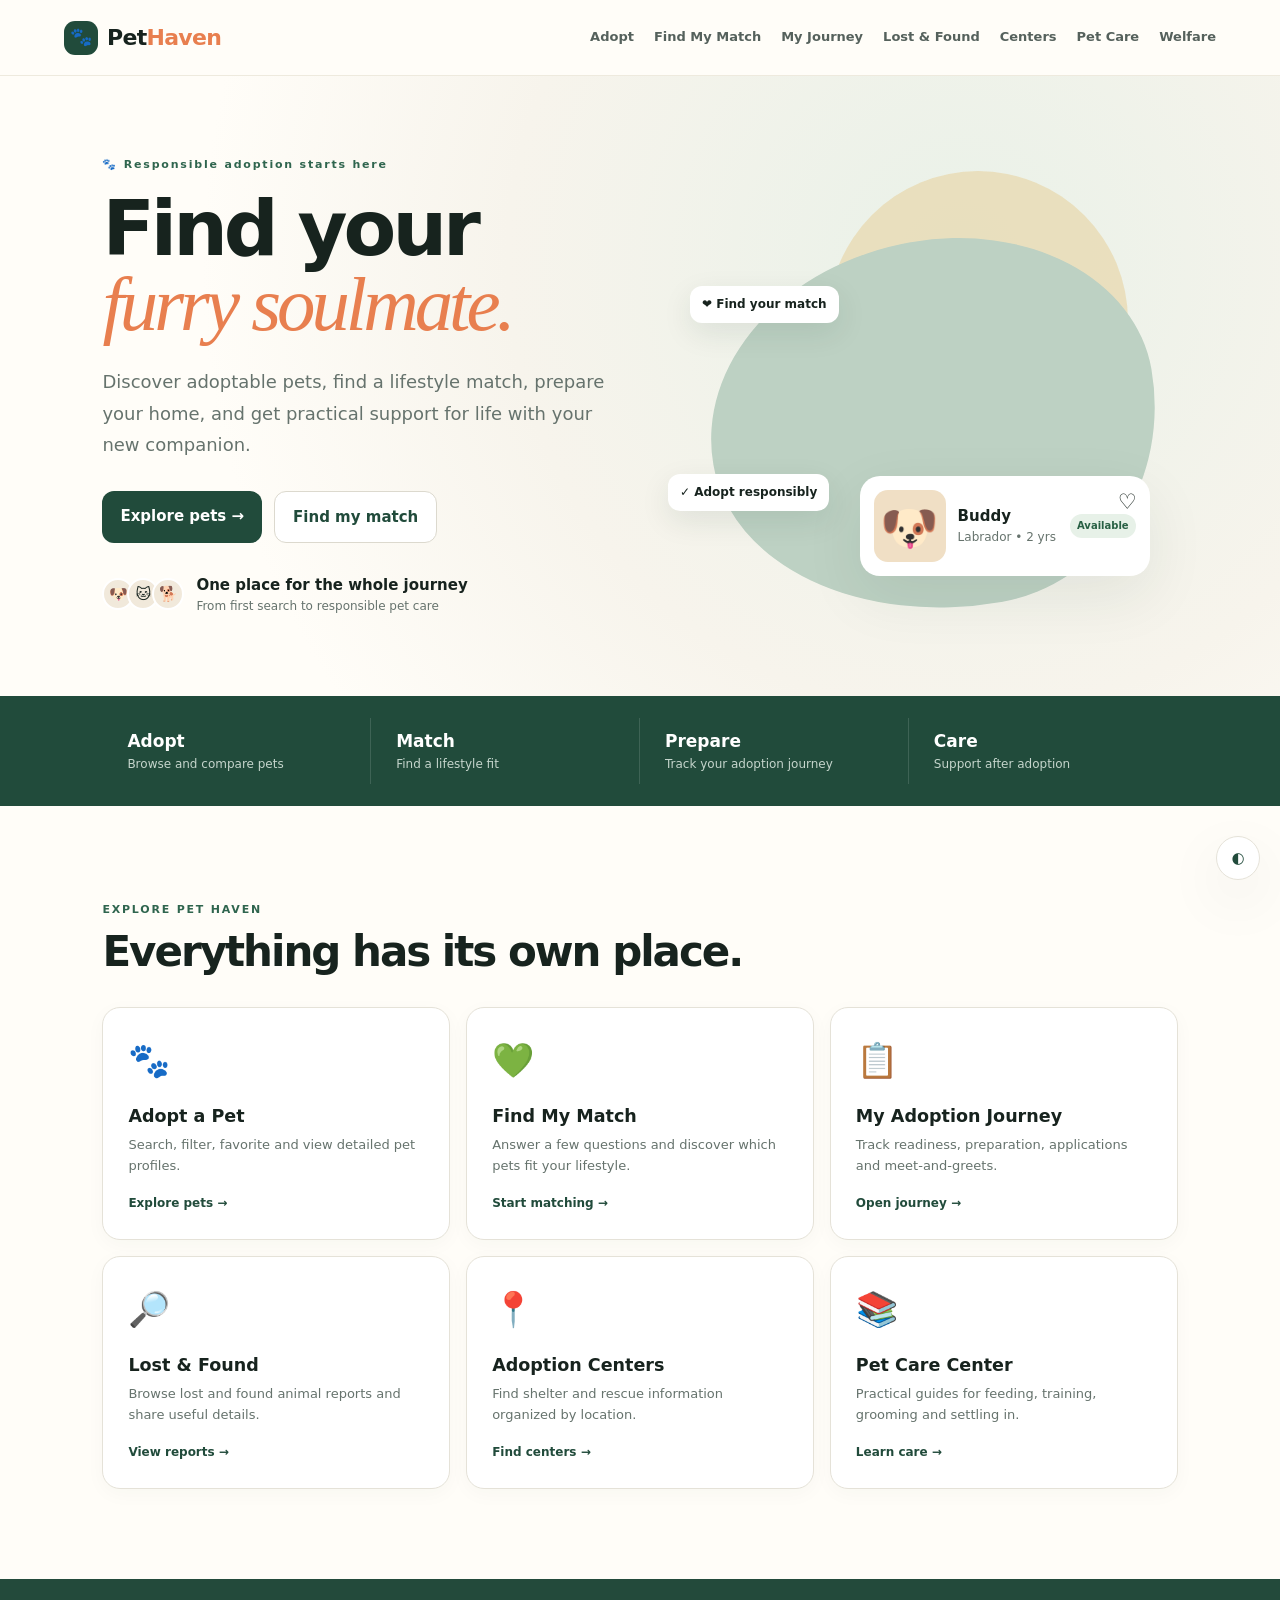
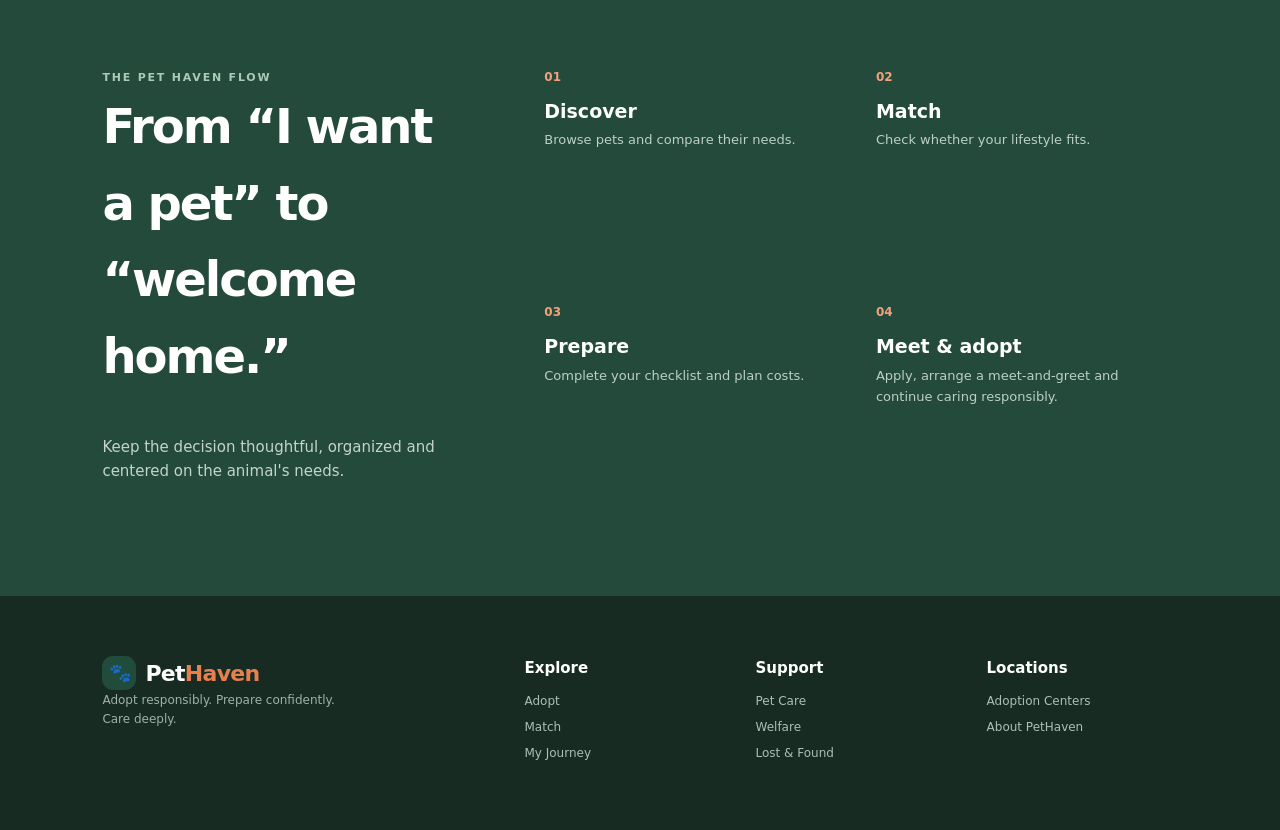
<file: index.html>
<!doctype html>
<html lang="en">
<head>
  <meta charset="UTF-8">
  <meta name="viewport" content="width=device-width,initial-scale=1">
  <meta name="description" content="PetHaven — a responsible pet adoption and care platform.">
  <title>PetHaven | Home</title>
  <link rel="stylesheet" href="/styles.css">
</head>

<body>

<nav class="nav">
  <a class="brand" href="/index.html">
    <span class="brandmark">🐾</span>
    <span>Pet<span>Haven</span></span>
  </a>

  <div class="links">
    <a href="/adopt.html">Adopt</a>
    <a href="/match.html">Find My Match</a>
    <a href="/journey.html">My Journey</a>
    <a href="/lost-found.html">Lost & Found</a>
    <a href="/centers.html">Centers</a>
    <a href="/care.html">Pet Care</a>
    <a href="/welfare.html">Welfare</a>
  </div>

  <button class="menu" aria-label="Open menu">☰</button>
</nav>

<main id="home">

<section class="hero home-hero">

  <div class="hero-copy">

    <div class="eyebrow">
      🐾 Responsible adoption starts here
    </div>

    <h1>
      Find your <em>furry soulmate.</em>
    </h1>

    <p>
      Discover adoptable pets, find a lifestyle match, prepare your home,
      and get practical support for life with your new companion.
    </p>

    <div class="hero-actions">
      <a class="btn primary" href="/adopt.html">
        Explore pets →
      </a>

      <a class="btn secondary" href="/match.html">
        Find my match
      </a>
    </div>

    <div class="trust">
      <div class="avatars">
        <span>🐶</span>
        <span>🐱</span>
        <span>🐕</span>
      </div>

      <div>
        <strong>One place for the whole journey</strong>
        <small>From first search to responsible pet care</small>
      </div>
    </div>

  </div>

  <div class="hero-art">

    <div class="sun"></div>
    <div class="blob"></div>

    <div class="hero-card">
      <span class="heart">♡</span>

      <div class="pet-photo">
        🐶
      </div>

      <div>
        <b>Buddy</b>
        <small>Labrador • 2 yrs</small>
      </div>

      <span class="available">
        Available
      </span>
    </div>

    <div class="float-tag tag-one">
      ❤️ Find your match
    </div>

    <div class="float-tag tag-two">
      ✓ Adopt responsibly
    </div>

  </div>

</section>

<section class="stats">

  <div>
    <b>Adopt</b>
    <span>Browse and compare pets</span>
  </div>

  <div>
    <b>Match</b>
    <span>Find a lifestyle fit</span>
  </div>

  <div>
    <b>Prepare</b>
    <span>Track your adoption journey</span>
  </div>

  <div>
    <b>Care</b>
    <span>Support after adoption</span>
  </div>

</section>

<section class="section">

  <div class="section-head">

    <div>
      <span class="kicker">
        EXPLORE PET HAVEN
      </span>

      <h2>
        Everything has its own place.
      </h2>
    </div>

  </div>

  <div class="feature-grid">

    <a class="feature-card" href="/adopt.html">
      <span>🐾</span>
      <h3>Adopt a Pet</h3>
      <p>
        Search, filter, favorite and view detailed pet profiles.
      </p>
      <b>Explore pets →</b>
    </a>

    <a class="feature-card" href="/match.html">
      <span>💚</span>
      <h3>Find My Match</h3>
      <p>
        Answer a few questions and discover which pets fit your lifestyle.
      </p>
      <b>Start matching →</b>
    </a>

    <a class="feature-card" href="/journey.html">
      <span>📋</span>
      <h3>My Adoption Journey</h3>
      <p>
        Track readiness, preparation, applications and meet-and-greets.
      </p>
      <b>Open journey →</b>
    </a>

    <a class="feature-card" href="/lost-found.html">
      <span>🔎</span>
      <h3>Lost & Found</h3>
      <p>
        Browse lost and found animal reports and share useful details.
      </p>
      <b>View reports →</b>
    </a>

    <a class="feature-card" href="/centers.html">
      <span>📍</span>
      <h3>Adoption Centers</h3>
      <p>
        Find shelter and rescue information organized by location.
      </p>
      <b>Find centers →</b>
    </a>

    <a class="feature-card" href="/care.html">
      <span>📚</span>
      <h3>Pet Care Center</h3>
      <p>
        Practical guides for feeding, training, grooming and settling in.
      </p>
      <b>Learn care →</b>
    </a>

  </div>

</section>

<section class="process">

  <div class="process-intro">

    <span class="kicker">
      THE PET HAVEN FLOW
    </span>

    <h2>
      From “I want a pet” to “welcome home.”
    </h2>

    <p>
      Keep the decision thoughtful, organized and centered on the animal's needs.
    </p>

  </div>

  <div class="steps">

    <div>
      <i>01</i>
      <h3>Discover</h3>
      <p>Browse pets and compare their needs.</p>
    </div>

    <div>
      <i>02</i>
      <h3>Match</h3>
      <p>Check whether your lifestyle fits.</p>
    </div>

    <div>
      <i>03</i>
      <h3>Prepare</h3>
      <p>Complete your checklist and plan costs.</p>
    </div>

    <div>
      <i>04</i>
      <h3>Meet & adopt</h3>
      <p>
        Apply, arrange a meet-and-greet and continue caring responsibly.
      </p>
    </div>

  </div>

</section>

</main>

<footer>

  <div class="footer-brand">

    <a class="brand" href="/index.html">
      <span class="brandmark">🐾</span>
      <span>Pet<span>Haven</span></span>
    </a>

    <p>
      Adopt responsibly. Prepare confidently. Care deeply.
    </p>

  </div>

  <div>
    <b>Explore</b>
    <a href="/adopt.html">Adopt</a>
    <a href="/match.html">Match</a>
    <a href="/journey.html">My Journey</a>
  </div>

  <div>
    <b>Support</b>
    <a href="/care.html">Pet Care</a>
    <a href="/welfare.html">Welfare</a>
    <a href="/lost-found.html">Lost & Found</a>
  </div>

  <div>
    <b>Locations</b>
    <a href="/centers.html">Adoption Centers</a>
    <a href="/index.html">About PetHaven</a>
  </div>

</footer>

<script src="/app.js"></script>

</body>
</html>
</file>
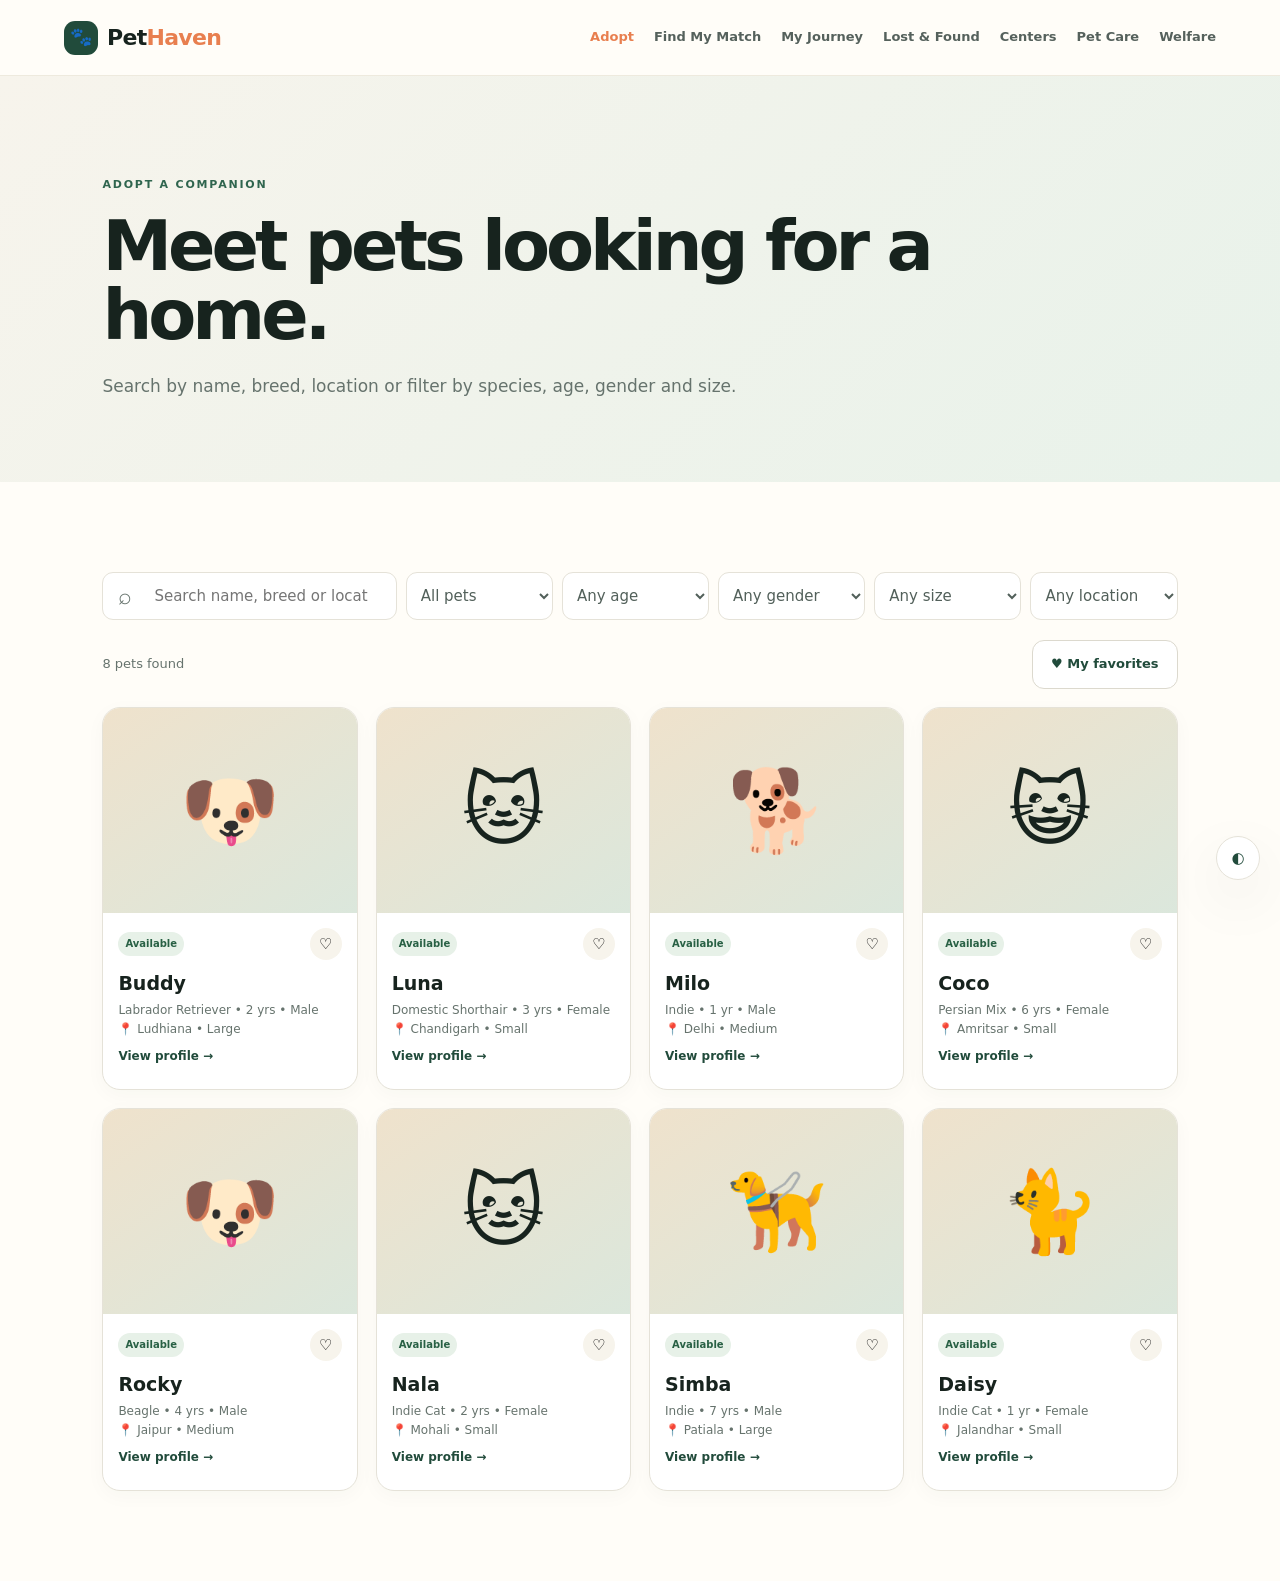
<file: adopt.html>
<!doctype html>
<html lang="en">

<head>
  <meta charset="UTF-8">
  <meta name="viewport" content="width=device-width,initial-scale=1">
  <title>PetHaven | Adopt</title>
  <link rel="stylesheet" href="/styles.css">
</head>

<body>

<nav class="nav">

  <a class="brand" href="/index.html">
    <span class="brandmark">🐾</span>
    <span>Pet<span>Haven</span></span>
  </a>

  <div class="links">

    <a class="active-link" href="/adopt.html">
      Adopt
    </a>

    <a href="/match.html">
      Find My Match
    </a>

    <a href="/journey.html">
      My Journey
    </a>

    <a href="/lost-found.html">
      Lost & Found
    </a>

    <a href="/centers.html">
      Centers
    </a>

    <a href="/care.html">
      Pet Care
    </a>

    <a href="/welfare.html">
      Welfare
    </a>

  </div>

  <button class="menu">
    ☰
  </button>

</nav>

<main>

<section class="page-hero">

  <span class="kicker">
    ADOPT A COMPANION
  </span>

  <h1>
    Meet pets looking for a home.
  </h1>

  <p>
    Search by name, breed, location or filter by species,
    age, gender and size.
  </p>

</section>

<section class="section">

  <div class="filters advanced-filters">

    <div class="search">
      <span>⌕</span>
      <input
        id="search"
        placeholder="Search name, breed or location..."
      >
    </div>

    <select id="species">
      <option value="all">All pets</option>
      <option>Dog</option>
      <option>Cat</option>
    </select>

    <select id="age">
      <option value="all">Any age</option>
      <option>Young</option>
      <option>Adult</option>
      <option>Senior</option>
    </select>

    <select id="gender">
      <option value="all">Any gender</option>
      <option>Male</option>
      <option>Female</option>
    </select>

    <select id="size">
      <option value="all">Any size</option>
      <option>Small</option>
      <option>Medium</option>
      <option>Large</option>
    </select>

    <select id="location">
      <option value="all">Any location</option>
      <option>Ludhiana</option>
      <option>Chandigarh</option>
      <option>Delhi</option>
      <option>Amritsar</option>
      <option>Jaipur</option>
      <option>Mohali</option>
      <option>Patiala</option>
      <option>Jalandhar</option>
    </select>

  </div>

  <div class="adopt-toolbar">

    <span id="petCount"></span>

    <button
      class="btn secondary"
      id="showFavorites"
    >
      ♥ My favorites
    </button>

  </div>

  <div
    class="pet-grid"
    id="petGrid"
  ></div>

  <div
    class="empty"
    id="empty"
    hidden
  >
    No pets match those filters.
  </div>

</section>

</main>

<div
  class="modal"
  id="petModal"
>

  <div class="modal-box">

    <button class="close">
      ×
    </button>

    <div id="petDetail"></div>

  </div>

</div>

<div
  class="modal"
  id="applicationModal"
>

  <div class="modal-box">

    <button class="close">
      ×
    </button>

    <span class="kicker">
      ADOPTION APPLICATION
    </span>

    <div id="applicationContent">

      <h2 id="applicationTitle">
        Apply to meet this pet
      </h2>

      <form
        id="applicationForm"
        class="form-grid"
      >

        <input
          required
          id="appName"
          placeholder="Your full name"
        >

        <input
          required
          type="email"
          id="appEmail"
          placeholder="Email address"
        >

        <input
          required
          id="appPhone"
          placeholder="Phone number"
        >

        <input
          required
          id="appCity"
          placeholder="City"
        >

        <select
          required
          id="housing"
        >

          <option value="">
            Housing type
          </option>

          <option>
            Apartment
          </option>

          <option>
            House
          </option>

          <option>
            Other
          </option>

        </select>

        <select
          required
          id="experience"
        >

          <option value="">
            Pet experience
          </option>

          <option>
            First-time adopter
          </option>

          <option>
            Some experience
          </option>

          <option>
            Experienced
          </option>

        </select>

        <textarea
          required
          id="appReason"
          placeholder="Tell us why you want to adopt"
        ></textarea>

        <button
          class="btn primary"
          type="submit"
        >
          Submit application →
        </button>

      </form>

    </div>

  </div>

</div>

<script src="/app.js"></script>

</body>
</html>
</file>
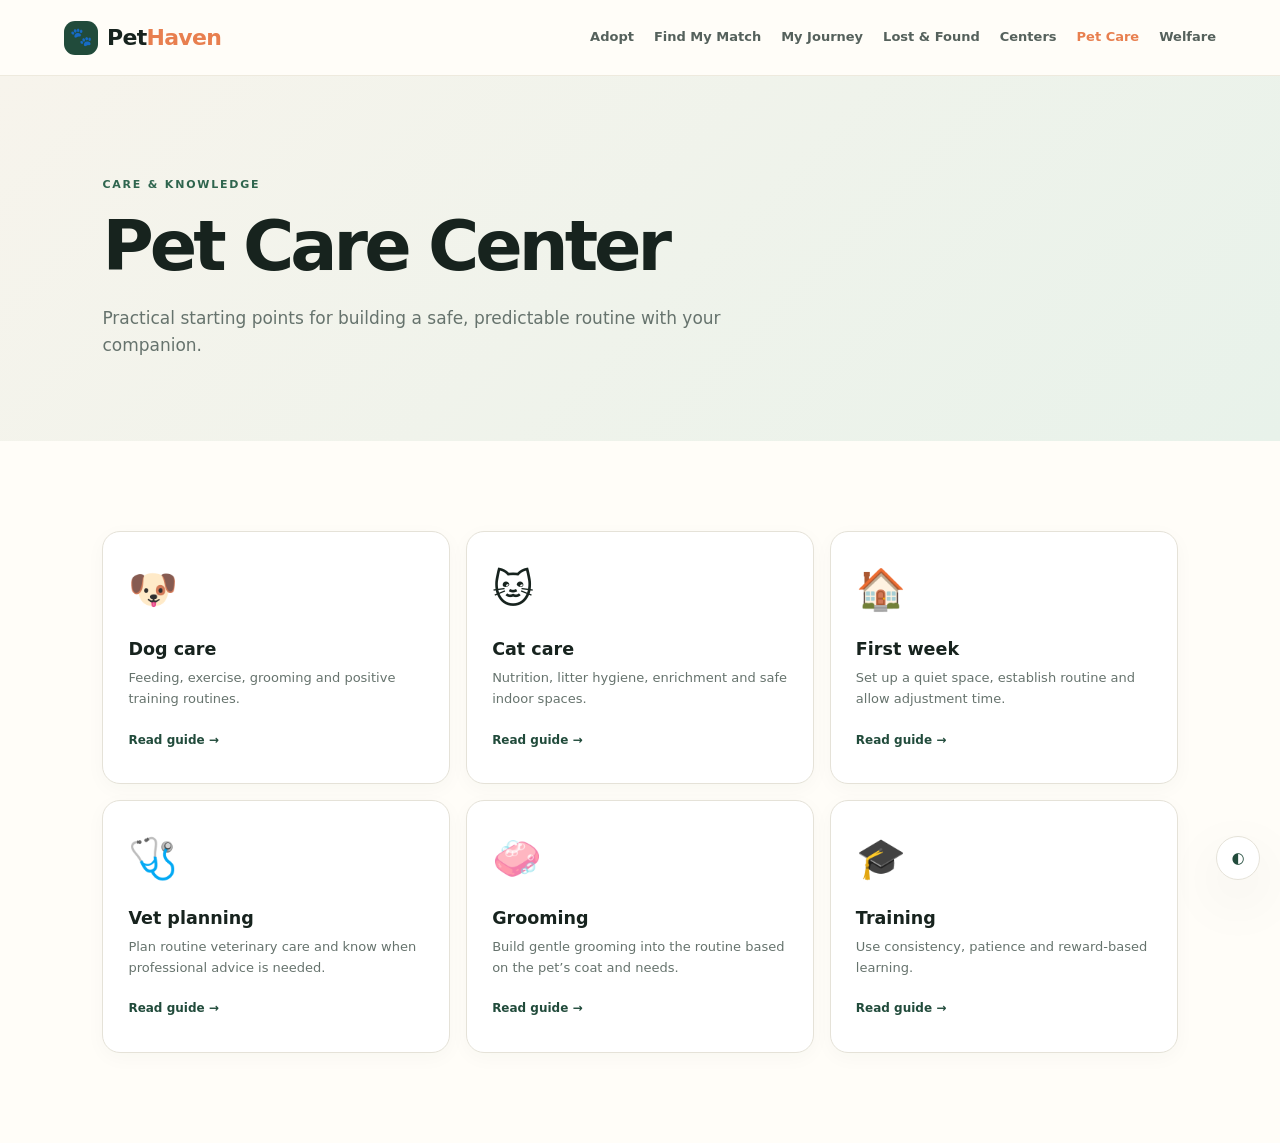
<file: care.html>
<!doctype html>
<html lang="en">

<head>

  <meta charset="UTF-8">

  <meta
    name="viewport"
    content="width=device-width,initial-scale=1"
  >

  <title>PetHaven | Pet Care</title>

  <link
    rel="stylesheet"
    href="/styles.css"
  >

</head>

<body>

<nav class="nav">

  <a
    class="brand"
    href="/index.html"
  >

    <span class="brandmark">
      🐾
    </span>

    <span>
      Pet<span>Haven</span>
    </span>

  </a>

  <div class="links">

    <a href="/adopt.html">
      Adopt
    </a>

    <a href="/match.html">
      Find My Match
    </a>

    <a href="/journey.html">
      My Journey
    </a>

    <a href="/lost-found.html">
      Lost & Found
    </a>

    <a href="/centers.html">
      Centers
    </a>

    <a
      class="active-link"
      href="/care.html"
    >
      Pet Care
    </a>

    <a href="/welfare.html">
      Welfare
    </a>

  </div>

  <button class="menu">
    ☰
  </button>

</nav>

<main>

<section class="page-hero">

  <span class="kicker">
    CARE & KNOWLEDGE
  </span>

  <h1>
    Pet Care Center
  </h1>

  <p>
    Practical starting points for building a safe, predictable
    routine with your companion.
  </p>

</section>

<section class="section">

  <div
    class="guide-grid"
    id="guideGrid"
  ></div>

</section>

<div
  class="modal"
  id="guideModal"
>

  <div class="modal-box">

    <button class="close">
      ×
    </button>

    <div id="guideContent"></div>

  </div>

</div>

</main>

<script src="/app.js"></script>

</body>
</html>
</file>
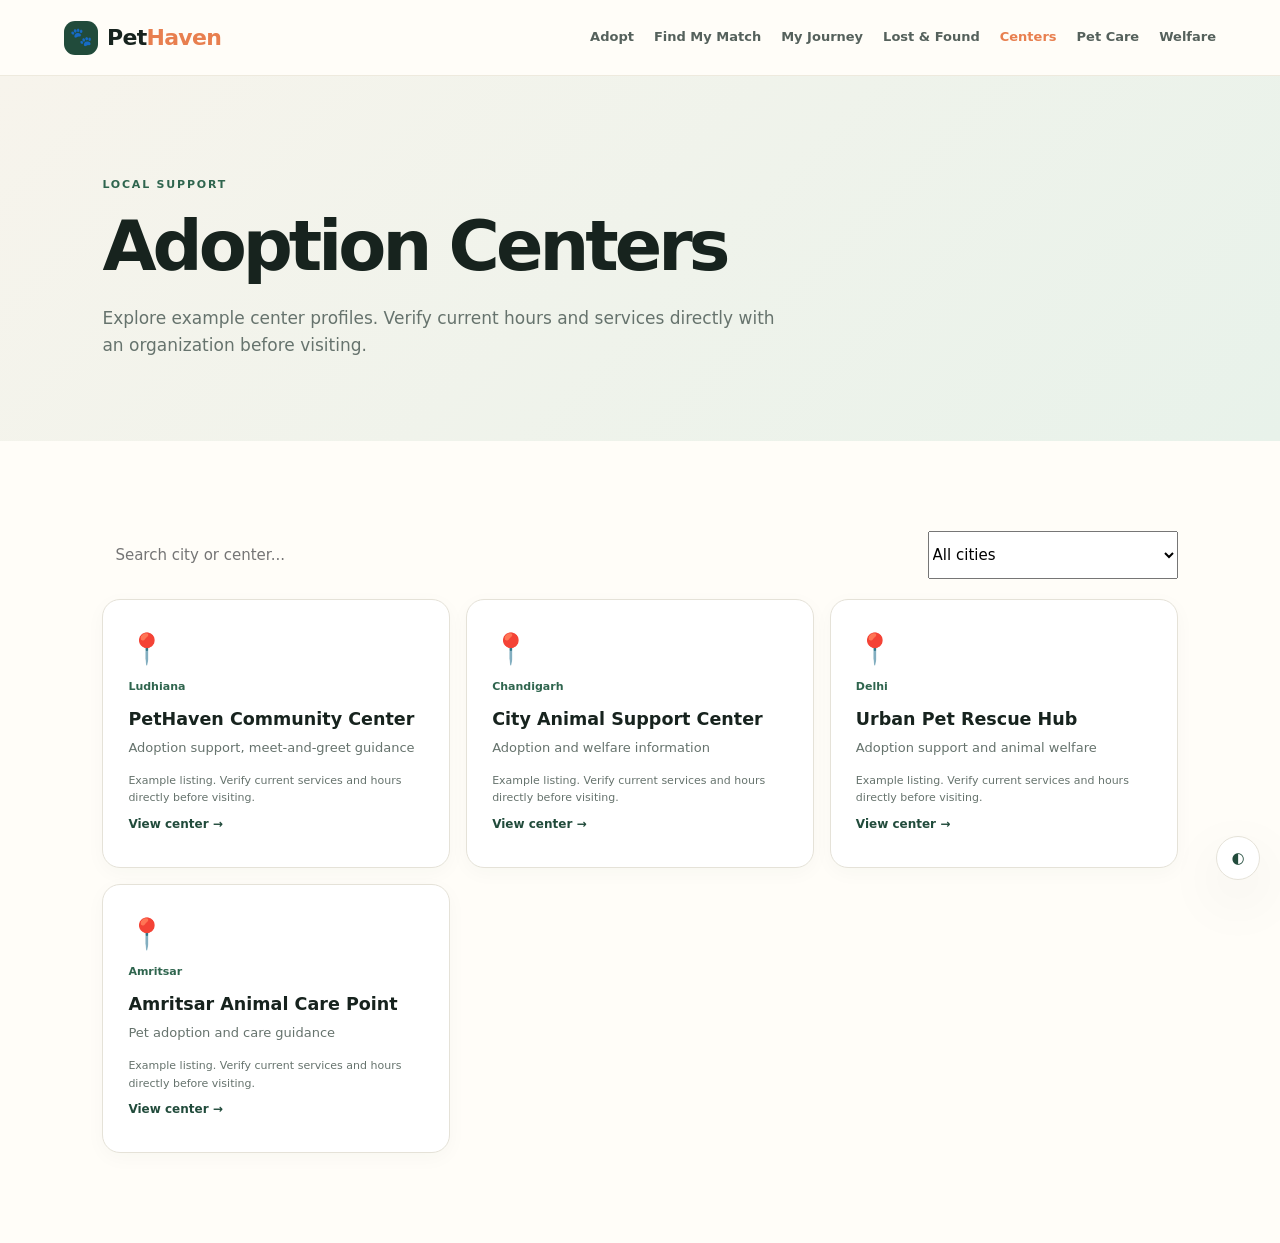
<file: centers.html>
<!doctype html>
<html lang="en">

<head>

  <meta charset="UTF-8">

  <meta
    name="viewport"
    content="width=device-width,initial-scale=1"
  >

  <title>PetHaven | Adoption Centers</title>

  <link
    rel="stylesheet"
    href="/styles.css"
  >

</head>

<body>

<nav class="nav">

  <a
    class="brand"
    href="/index.html"
  >

    <span class="brandmark">
      🐾
    </span>

    <span>
      Pet<span>Haven</span>
    </span>

  </a>

  <div class="links">

    <a href="/adopt.html">
      Adopt
    </a>

    <a href="/match.html">
      Find My Match
    </a>

    <a href="/journey.html">
      My Journey
    </a>

    <a href="/lost-found.html">
      Lost & Found
    </a>

    <a
      class="active-link"
      href="/centers.html"
    >
      Centers
    </a>

    <a href="/care.html">
      Pet Care
    </a>

    <a href="/welfare.html">
      Welfare
    </a>

  </div>

  <button class="menu">
    ☰
  </button>

</nav>

<main>

<section class="page-hero">

  <span class="kicker">
    LOCAL SUPPORT
  </span>

  <h1>
    Adoption Centers
  </h1>

  <p>
    Explore example center profiles. Verify current hours and services
    directly with an organization before visiting.
  </p>

</section>

<section class="section">

  <div class="center-filters">

    <input
      id="centerSearch"
      placeholder="Search city or center..."
    >

    <select id="centerCity">

      <option value="all">
        All cities
      </option>

      <option>
        Ludhiana
      </option>

      <option>
        Chandigarh
      </option>

      <option>
        Delhi
      </option>

      <option>
        Amritsar
      </option>

    </select>

  </div>

  <div
    class="center-grid"
    id="centerGrid"
  ></div>

</section>

<div
  class="modal"
  id="centerModal"
>

  <div class="modal-box">

    <button class="close">
      ×
    </button>

    <div id="centerContent"></div>

  </div>

</div>

</main>

<script src="/app.js"></script>

</body>
</html>
</file>
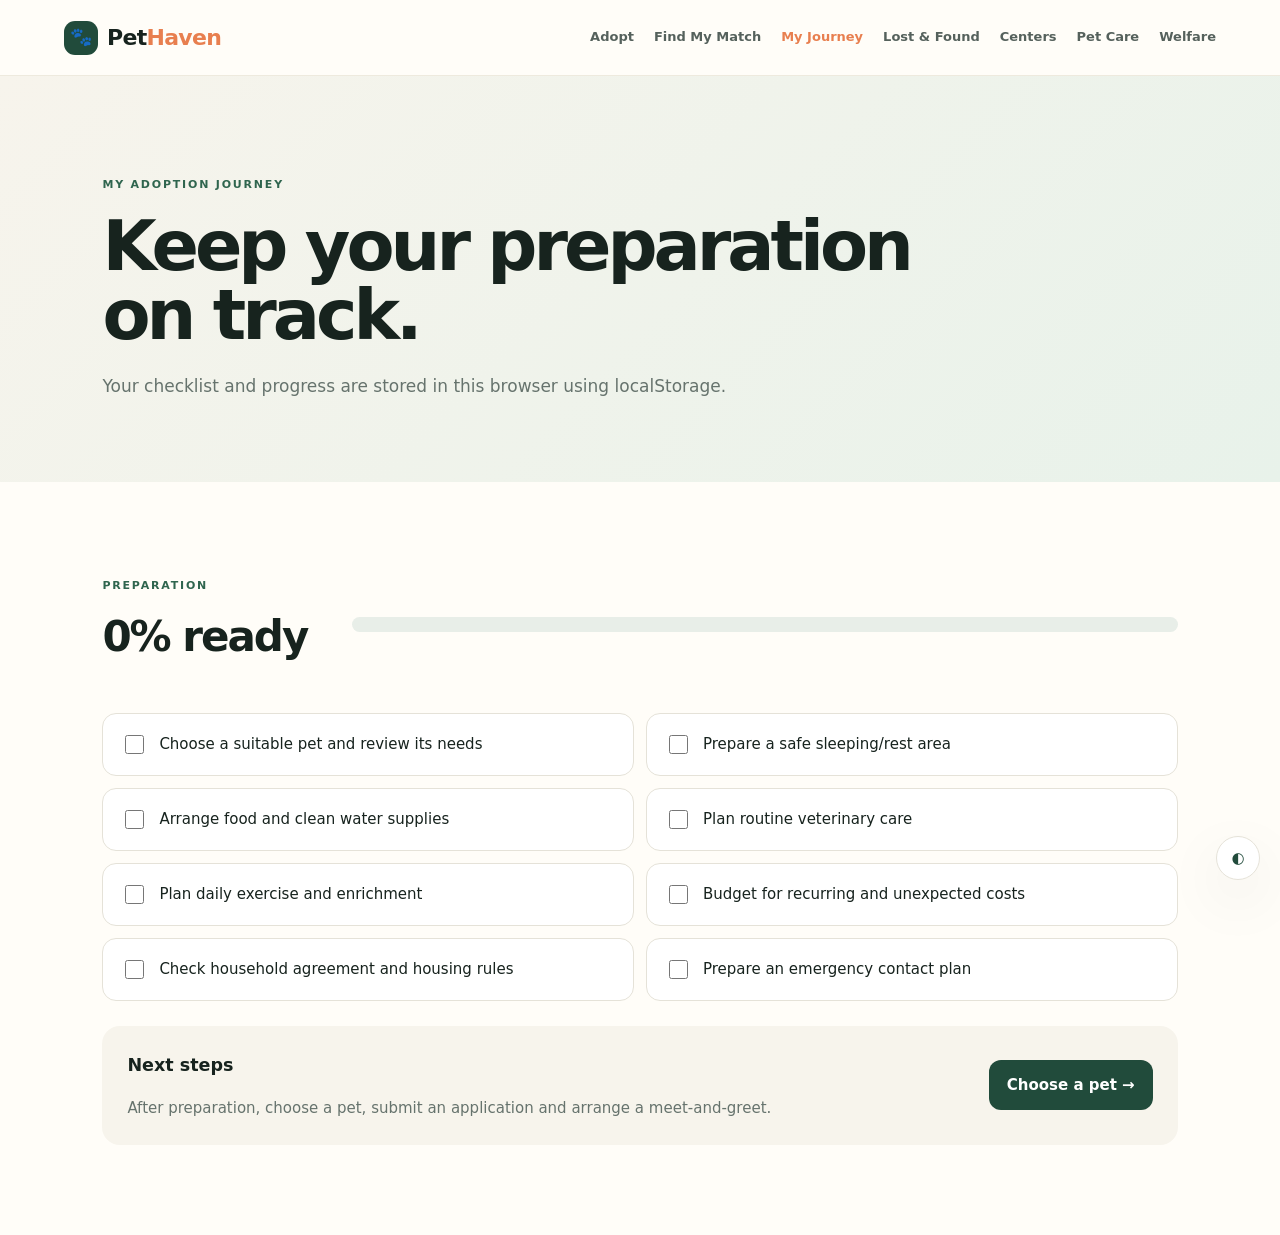
<file: journey.html>
<!doctype html>
<html lang="en">

<head>

  <meta charset="UTF-8">

  <meta
    name="viewport"
    content="width=device-width,initial-scale=1"
  >

  <title>PetHaven | My Adoption Journey</title>

  <link
    rel="stylesheet"
    href="/styles.css"
  >

</head>

<body>

<nav class="nav">

  <a
    class="brand"
    href="/index.html"
  >

    <span class="brandmark">
      🐾
    </span>

    <span>
      Pet<span>Haven</span>
    </span>

  </a>

  <div class="links">

    <a href="/adopt.html">
      Adopt
    </a>

    <a href="/match.html">
      Find My Match
    </a>

    <a
      class="active-link"
      href="/journey.html"
    >
      My Journey
    </a>

    <a href="/lost-found.html">
      Lost & Found
    </a>

    <a href="/centers.html">
      Centers
    </a>

    <a href="/care.html">
      Pet Care
    </a>

    <a href="/welfare.html">
      Welfare
    </a>

  </div>

  <button class="menu">
    ☰
  </button>

</nav>

<main>

<section class="page-hero">

  <span class="kicker">
    MY ADOPTION JOURNEY
  </span>

  <h1>
    Keep your preparation on track.
  </h1>

  <p>
    Your checklist and progress are stored in this browser
    using localStorage.
  </p>

</section>

<section class="section">

  <div class="journey-head">

    <div>

      <span class="kicker">
        PREPARATION
      </span>

      <h2 id="progressTitle">
        0% ready
      </h2>

    </div>

    <div class="progress">

      <span id="progressBar"></span>

    </div>

  </div>

  <div
    class="checklist"
    id="checklist"
  ></div>

  <div class="journey-next">

    <div>

      <h3>
        Next steps
      </h3>

      <p>
        After preparation, choose a pet, submit an application
        and arrange a meet-and-greet.
      </p>

    </div>

    <a
      class="btn primary"
      href="/adopt.html"
    >
      Choose a pet →
    </a>

  </div>

</section>

</main>

<script src="/app.js"></script>

</body>
</html>
</file>
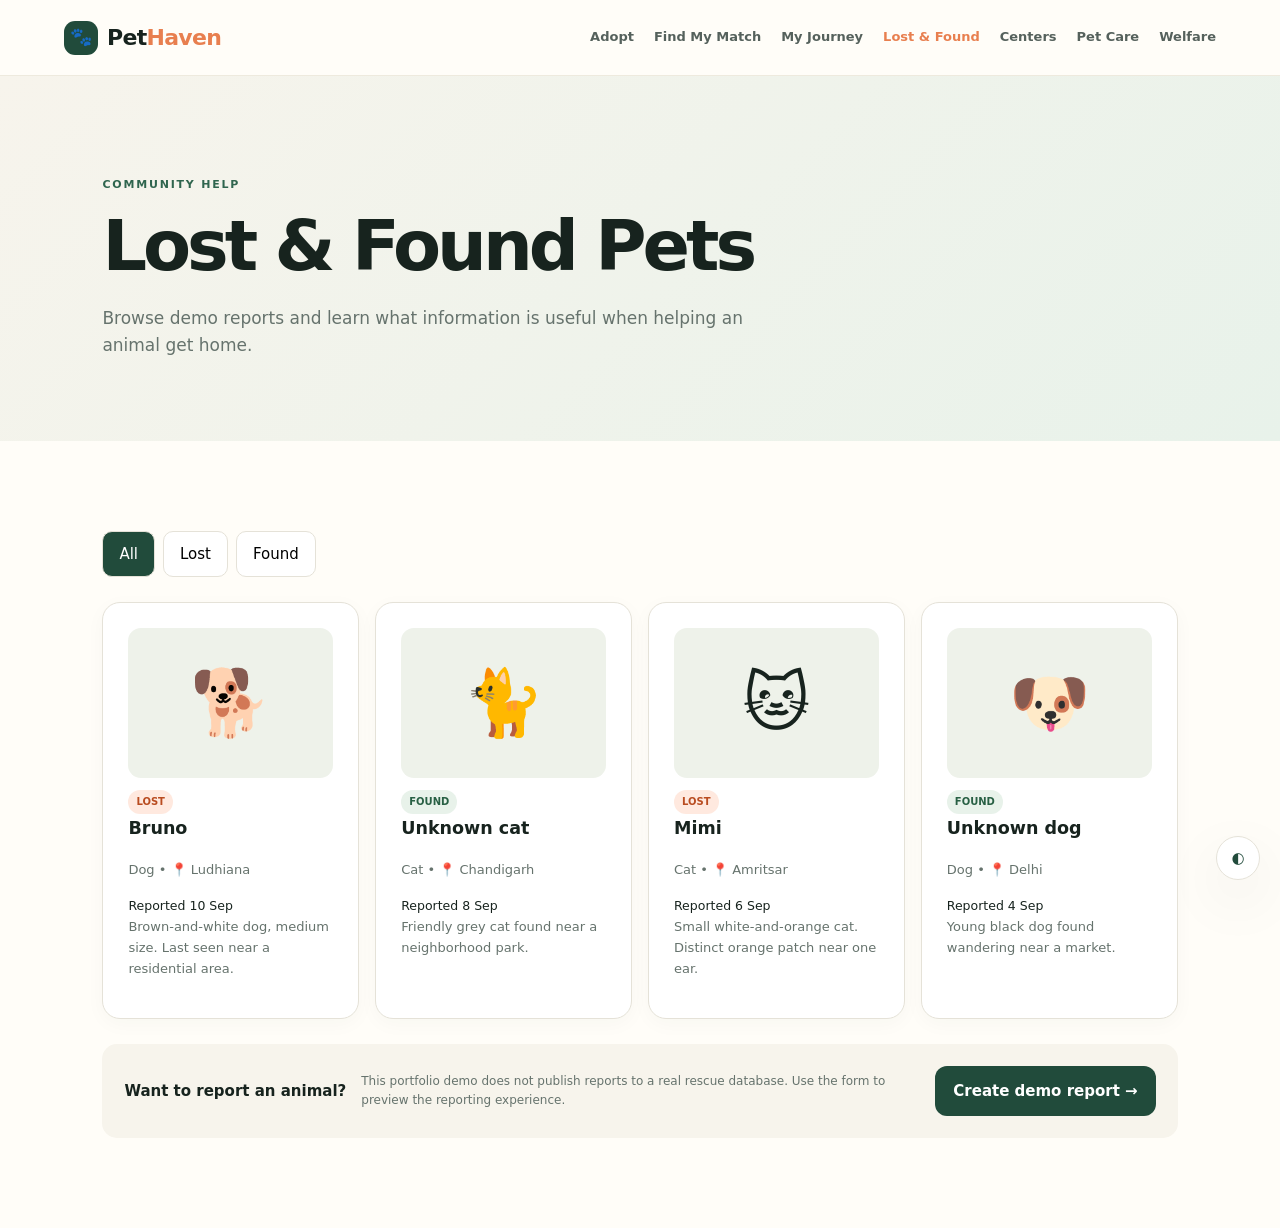
<file: lost-found.html>
<!doctype html>
<html lang="en">

<head>

  <meta charset="UTF-8">

  <meta
    name="viewport"
    content="width=device-width,initial-scale=1"
  >

  <title>PetHaven | Lost & Found</title>

  <link
    rel="stylesheet"
    href="/styles.css"
  >

</head>

<body>

<nav class="nav">

  <a
    class="brand"
    href="/index.html"
  >

    <span class="brandmark">
      🐾
    </span>

    <span>
      Pet<span>Haven</span>
    </span>

  </a>

  <div class="links">

    <a href="/adopt.html">
      Adopt
    </a>

    <a href="/match.html">
      Find My Match
    </a>

    <a href="/journey.html">
      My Journey
    </a>

    <a
      class="active-link"
      href="/lost-found.html"
    >
      Lost & Found
    </a>

    <a href="/centers.html">
      Centers
    </a>

    <a href="/care.html">
      Pet Care
    </a>

    <a href="/welfare.html">
      Welfare
    </a>

  </div>

  <button class="menu">
    ☰
  </button>

</nav>

<main>

<section class="page-hero">

  <span class="kicker">
    COMMUNITY HELP
  </span>

  <h1>
    Lost & Found Pets
  </h1>

  <p>
    Browse demo reports and learn what information is useful
    when helping an animal get home.
  </p>

</section>

<section class="section">

  <div class="tab-buttons">

    <button
      class="tab active"
      data-report="all"
    >
      All
    </button>

    <button
      class="tab"
      data-report="lost"
    >
      Lost
    </button>

    <button
      class="tab"
      data-report="found"
    >
      Found
    </button>

  </div>

  <div
    class="report-grid"
    id="reportGrid"
  ></div>

  <div class="notice">

    <b>
      Want to report an animal?
    </b>

    <span>
      This portfolio demo does not publish reports to a real rescue database.
      Use the form to preview the reporting experience.
    </span>

    <button
      class="btn primary"
      id="reportBtn"
    >
      Create demo report →
    </button>

  </div>

</section>

</main>

<div
  class="modal"
  id="reportModal"
>

  <div class="modal-box">

    <button class="close">
      ×
    </button>

    <span class="kicker">
      LOST & FOUND REPORT
    </span>

    <h2>
      Create a report
    </h2>

    <form
      id="reportForm"
      class="form-grid"
    >

      <input
        required
        placeholder="Pet name or Unknown"
      >

      <select required>

        <option value="">
          Report type
        </option>

        <option>
          Lost
        </option>

        <option>
          Found
        </option>

      </select>

      <input
        required
        placeholder="Location"
      >

      <input
        required
        type="date"
      >

      <textarea
        required
        placeholder="Description, color, markings and useful details"
      ></textarea>

      <button
        class="btn primary"
      >
        Save demo report
      </button>

    </form>

  </div>

</div>

<script src="/app.js"></script>

</body>
</html>
</file>
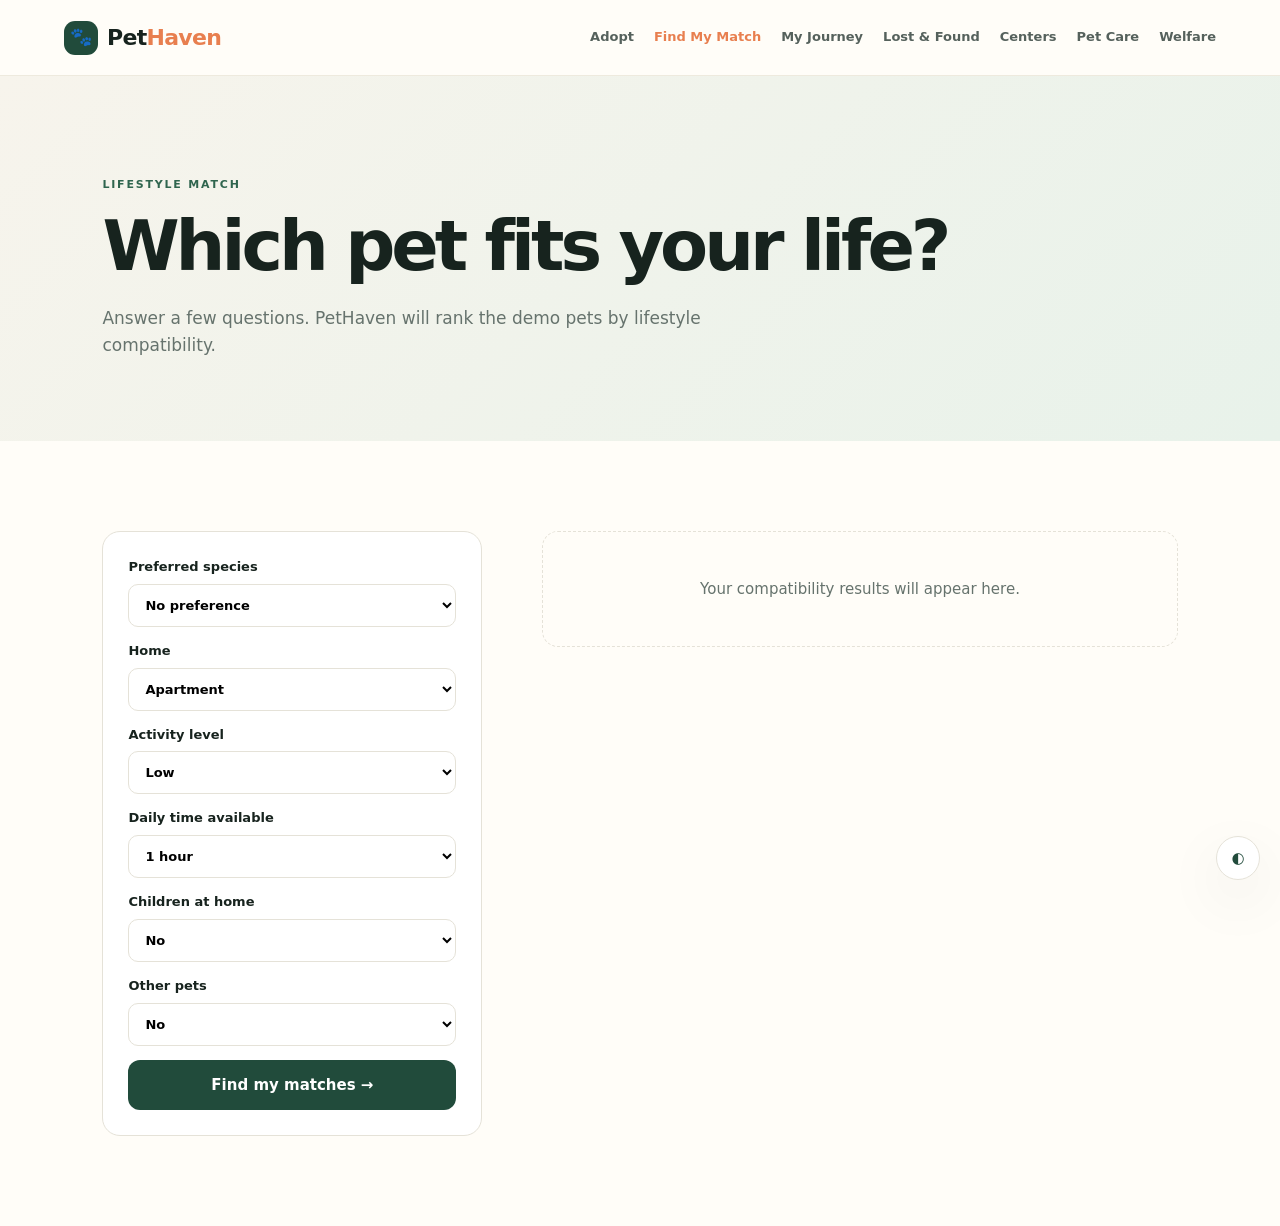
<file: match.html>
<!doctype html>
<html lang="en">

<head>

  <meta charset="UTF-8">

  <meta
    name="viewport"
    content="width=device-width,initial-scale=1"
  >

  <title>PetHaven | Find My Match</title>

  <link
    rel="stylesheet"
    href="/styles.css"
  >

</head>

<body>

<nav class="nav">

  <a
    class="brand"
    href="/index.html"
  >

    <span class="brandmark">
      🐾
    </span>

    <span>
      Pet<span>Haven</span>
    </span>

  </a>

  <div class="links">

    <a href="/adopt.html">
      Adopt
    </a>

    <a
      class="active-link"
      href="/match.html"
    >
      Find My Match
    </a>

    <a href="/journey.html">
      My Journey
    </a>

    <a href="/lost-found.html">
      Lost & Found
    </a>

    <a href="/centers.html">
      Centers
    </a>

    <a href="/care.html">
      Pet Care
    </a>

    <a href="/welfare.html">
      Welfare
    </a>

  </div>

  <button class="menu">
    ☰
  </button>

</nav>

<main>

<section class="page-hero">

  <span class="kicker">
    LIFESTYLE MATCH
  </span>

  <h1>
    Which pet fits your life?
  </h1>

  <p>
    Answer a few questions. PetHaven will rank the demo pets
    by lifestyle compatibility.
  </p>

</section>

<section class="section">

  <div class="match-layout">

    <div class="match-form">

      <label>
        Preferred species

        <select id="matchSpecies">

          <option value="all">
            No preference
          </option>

          <option>
            Dog
          </option>

          <option>
            Cat
          </option>

        </select>

      </label>

      <label>
        Home

        <select id="homeType">

          <option>
            Apartment
          </option>

          <option>
            House with yard
          </option>

        </select>

      </label>

      <label>
        Activity level

        <select id="activity">

          <option>
            Low
          </option>

          <option>
            Medium
          </option>

          <option>
            High
          </option>

        </select>

      </label>

      <label>
        Daily time available

        <select id="time">

          <option>
            1 hour
          </option>

          <option>
            2–4 hours
          </option>

          <option>
            4+ hours
          </option>

        </select>

      </label>

      <label>
        Children at home

        <select id="children">

          <option>
            No
          </option>

          <option>
            Yes
          </option>

        </select>

      </label>

      <label>
        Other pets

        <select id="otherPets">

          <option>
            No
          </option>

          <option>
            Yes
          </option>

        </select>

      </label>

      <button
        class="btn primary"
        id="matchBtn"
      >
        Find my matches →
      </button>

    </div>

    <div>

      <div
        id="matchResult"
        class="match-result"
      >

        <div class="empty">
          Your compatibility results will appear here.
        </div>

      </div>

    </div>

  </div>

</section>

</main>

<script src="/app.js"></script>

</body>
</html>
</file>
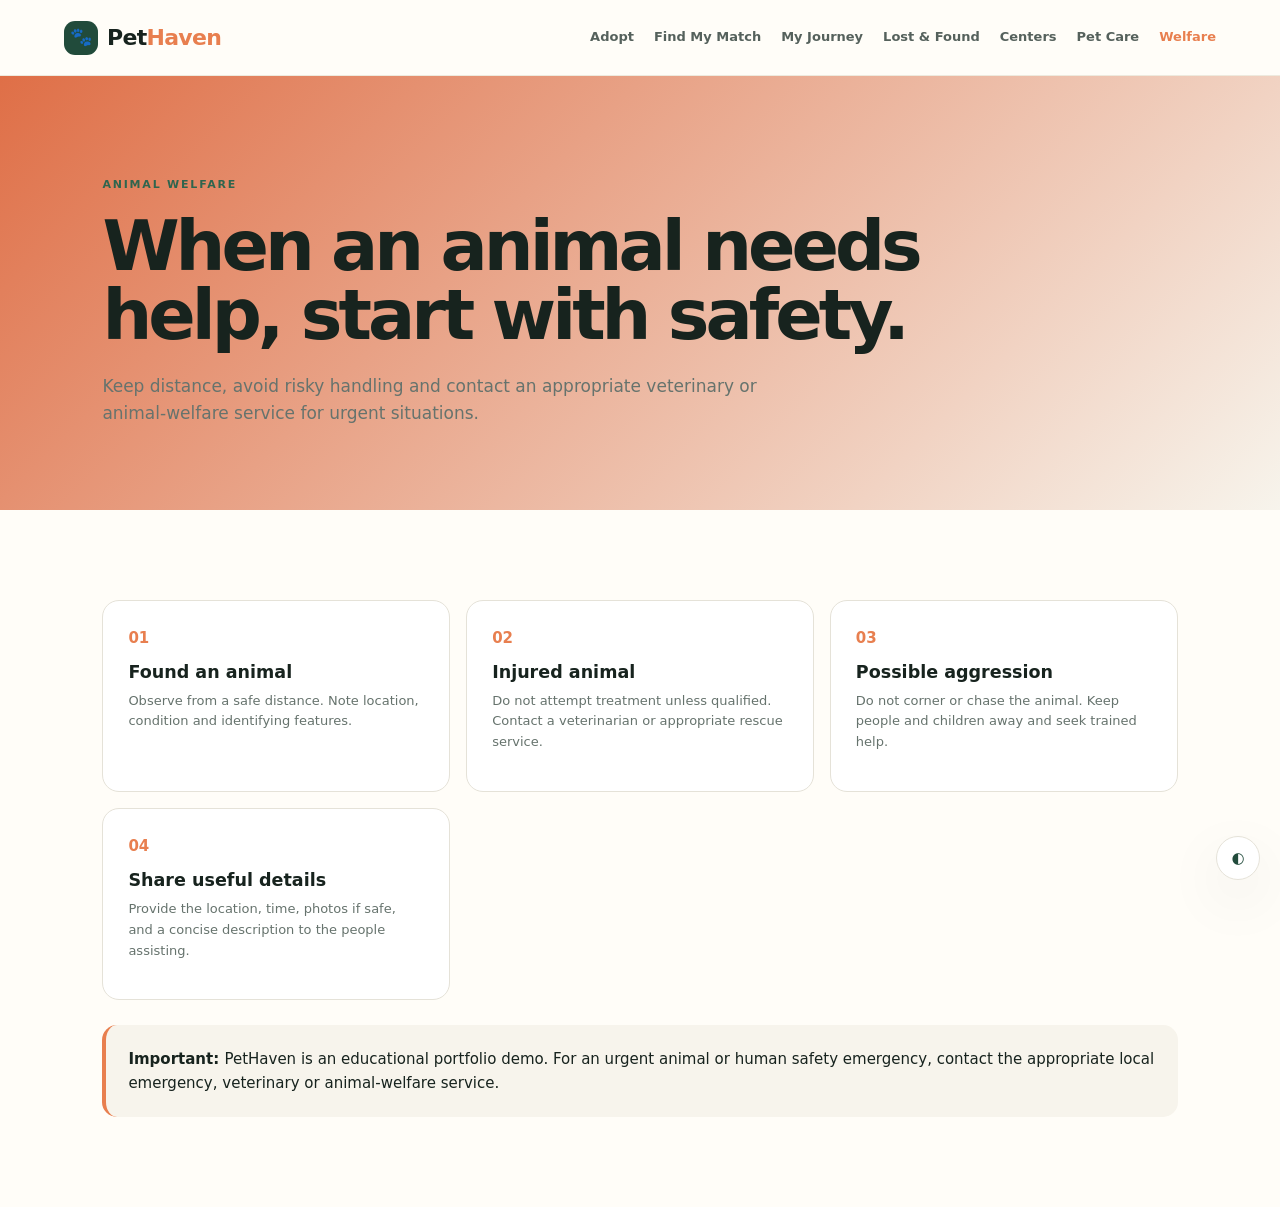
<file: welfare.html>
<!doctype html>
<html lang="en">

<head>

  <meta charset="UTF-8">

  <meta
    name="viewport"
    content="width=device-width,initial-scale=1"
  >

  <title>PetHaven | Welfare Help</title>

  <link
    rel="stylesheet"
    href="/styles.css"
  >

</head>

<body>

<nav class="nav">

  <a
    class="brand"
    href="/index.html"
  >

    <span class="brandmark">
      🐾
    </span>

    <span>
      Pet<span>Haven</span>
    </span>

  </a>

  <div class="links">

    <a href="/adopt.html">
      Adopt
    </a>

    <a href="/match.html">
      Find My Match
    </a>

    <a href="/journey.html">
      My Journey
    </a>

    <a href="/lost-found.html">
      Lost & Found
    </a>

    <a href="/centers.html">
      Centers
    </a>

    <a href="/care.html">
      Pet Care
    </a>

    <a
      class="active-link"
      href="/welfare.html"
    >
      Welfare
    </a>

  </div>

  <button class="menu">
    ☰
  </button>

</nav>

<main>

<section class="page-hero welfare-hero">

  <span class="kicker">
    ANIMAL WELFARE
  </span>

  <h1>
    When an animal needs help, start with safety.
  </h1>

  <p>
    Keep distance, avoid risky handling and contact an appropriate
    veterinary or animal-welfare service for urgent situations.
  </p>

</section>

<section class="section">

  <div class="welfare-grid">

    <article>

      <span>
        01
      </span>

      <h3>
        Found an animal
      </h3>

      <p>
        Observe from a safe distance. Note location, condition
        and identifying features.
      </p>

    </article>

    <article>

      <span>
        02
      </span>

      <h3>
        Injured animal
      </h3>

      <p>
        Do not attempt treatment unless qualified. Contact a
        veterinarian or appropriate rescue service.
      </p>

    </article>

    <article>

      <span>
        03
      </span>

      <h3>
        Possible aggression
      </h3>

      <p>
        Do not corner or chase the animal. Keep people and
        children away and seek trained help.
      </p>

    </article>

    <article>

      <span>
        04
      </span>

      <h3>
        Share useful details
      </h3>

      <p>
        Provide the location, time, photos if safe, and a concise
        description to the people assisting.
      </p>

    </article>

  </div>

  <div class="emergency-note">

    <b>
      Important:
    </b>

    PetHaven is an educational portfolio demo.
    For an urgent animal or human safety emergency,
    contact the appropriate local emergency, veterinary
    or animal-welfare service.

  </div>

</section>

</main>

<script src="/app.js"></script>

</body>
</html>
</file>
<file: styles.css>
:root{
  --ink:#17231e;
  --muted:#66736d;
  --cream:#f7f4ec;
  --paper:#fffdf8;
  --green:#214b3b;
  --green2:#2f654e;
  --orange:#e87f4f;
  --line:#e5e2d8;
  --white:#fff;
  --shadow:0 20px 60px #17352914
}

*{
  box-sizing:border-box
}

html{
  scroll-behavior:smooth
}

body{
  margin:0;
  color:var(--ink);
  background:var(--paper);
  font:15px/1.6 Inter,ui-sans-serif,system-ui,-apple-system,BlinkMacSystemFont,"Segoe UI",sans-serif
}

button,input,select,textarea{
  font:inherit
}

button,a{
  transition:.2s ease
}

a{
  text-decoration:none;
  color:inherit
}

/* NAVBAR */

.nav{
  min-height:76px;
  padding:0 5%;
  display:flex;
  align-items:center;
  justify-content:space-between;
  background:#fffdf8ee;
  backdrop-filter:blur(16px);
  position:sticky;
  top:0;
  z-index:20;
  border-bottom:1px solid #eeeade
}

.brand{
  font-size:22px;
  font-weight:800;
  display:flex;
  align-items:center;
  gap:9px;
  letter-spacing:-.7px
}

.brand>span:last-child>span{
  color:var(--orange)
}

.brandmark{
  display:grid;
  place-items:center;
  width:34px;
  height:34px;
  border-radius:11px;
  background:var(--green);
  font-size:18px
}

.links{
  display:flex;
  gap:20px;
  color:#55615c;
  font-weight:650;
  font-size:13px
}

.links a:hover,
.active-link,
.text-link:hover{
  color:var(--orange)
}

.nav-cta{
  background:var(--green);
  color:#fff;
  padding:11px 17px;
  border-radius:12px;
  font-weight:700
}

.menu{
  display:none;
  background:none;
  border:0;
  font-size:25px
}

/* HERO */

.hero{
  min-height:620px;
  padding:75px 8%;
  display:grid;
  grid-template-columns:1fr 1fr;
  gap:40px;
  align-items:center;
  background:radial-gradient(
    circle at 75% 30%,
    #e9f1e8 0,
    #f7f4ec 43%,
    #fffdf8 72%
  );
  overflow:hidden
}

.eyebrow,
.kicker{
  font-size:11px;
  letter-spacing:1.8px;
  font-weight:800;
  color:var(--green2)
}

h1,
h2,
h3,
p{
  margin-top:0
}

h1{
  font-size:clamp(48px,6vw,82px);
  line-height:.98;
  letter-spacing:-4px;
  margin:17px 0 24px;
  max-width:720px
}

h1 em{
  font-family:Georgia,serif;
  font-weight:500;
  color:var(--orange)
}

h2{
  letter-spacing:-2px
}

.hero-copy>p{
  font-size:18px;
  line-height:1.75;
  color:var(--muted);
  max-width:590px
}

.hero-actions{
  display:flex;
  gap:12px;
  margin:30px 0
}

/* BUTTONS */

.btn{
  border:0;
  border-radius:12px;
  padding:13px 18px;
  font-weight:750;
  cursor:pointer;
  display:inline-block
}

.btn.primary{
  background:var(--green);
  color:#fff
}

.btn.primary:hover{
  background:#16372b;
  transform:translateY(-2px)
}

.btn.secondary{
  background:#fff;
  border:1px solid #dcd9ce;
  color:var(--green)
}

.btn.secondary:hover{
  border-color:var(--green);
  transform:translateY(-2px)
}

.btn.light{
  background:#fff;
  color:var(--green)
}

/* TRUST */

.trust{
  display:flex;
  align-items:center;
  gap:12px
}

.avatars{
  display:flex
}

.avatars span{
  width:32px;
  height:32px;
  border-radius:50%;
  display:grid;
  place-items:center;
  background:#f1e9db;
  border:2px solid #fff;
  margin-left:-7px
}

.avatars span:first-child{
  margin-left:0
}

.trust strong,
.trust small{
  display:block
}

.trust small{
  color:var(--muted);
  font-size:12px
}

/* HERO ART */

.hero-art{
  height:450px;
  position:relative
}

.sun{
  position:absolute;
  width:300px;
  height:300px;
  border-radius:50%;
  background:#e9d6a8;
  right:50px;
  top:10px;
  opacity:.65
}

.blob{
  position:absolute;
  inset:80px 20px 0 50px;
  background:#bdd1c3;
  border-radius:52% 48% 42% 58%/50% 45% 55% 50%;
  transform:rotate(-10deg)
}

.hero-card{
  position:absolute;
  background:#fff;
  right:28px;
  bottom:35px;
  width:290px;
  border-radius:20px;
  padding:14px;
  box-shadow:var(--shadow);
  display:grid;
  grid-template-columns:72px 1fr auto;
  align-items:center;
  gap:12px
}

.pet-photo{
  height:72px;
  border-radius:14px;
  display:grid;
  place-items:center;
  font-size:47px;
  background:#f0dfc5
}

.hero-card small{
  display:block;
  color:var(--muted);
  font-size:12px
}

.heart{
  position:absolute;
  right:13px;
  top:10px;
  font-size:21px
}

.available,
.pet-status{
  font-size:10px;
  background:#e7f1e8;
  color:#286044;
  border-radius:20px;
  padding:4px 7px;
  font-weight:800
}

.float-tag{
  position:absolute;
  background:#fff;
  border-radius:12px;
  padding:9px 12px;
  box-shadow:0 10px 30px #17352918;
  font-size:12px;
  font-weight:700
}

.tag-one{
  left:30px;
  top:125px
}

.tag-two{
  left:8px;
  bottom:100px
}

/* STATS */

.stats{
  padding:22px 8%;
  display:grid;
  grid-template-columns:repeat(4,1fr);
  background:var(--green);
  color:#fff
}

.stats div{
  padding:10px 25px;
  border-right:1px solid #ffffff22
}

.stats div:last-child{
  border:0
}

.stats b,
.stats span{
  display:block
}

.stats b{
  font-size:17px
}

.stats span{
  font-size:12px;
  color:#c5d5cc
}

/* SECTIONS */

.section{
  padding:90px 8%
}

.section-head{
  display:flex;
  justify-content:space-between;
  align-items:end;
  margin-bottom:32px
}

.section-head h2{
  font-size:42px;
  line-height:1.08;
  margin:9px 0 0
}

.text-link{
  font-weight:750;
  color:var(--green)
}

/* FEATURE CARDS */

.feature-grid{
  display:grid;
  grid-template-columns:repeat(3,1fr);
  gap:16px
}

.feature-card,
.guide-card,
.center-card,
.report-card{
  background:#fff;
  border:1px solid var(--line);
  border-radius:18px;
  padding:25px;
  box-shadow:0 5px 20px #17352908
}

.feature-card:hover,
.guide-card:hover,
.center-card:hover,
.report-card:hover{
  transform:translateY(-4px);
  box-shadow:var(--shadow)
}

.feature-card>span{
  font-size:34px
}

.feature-card h3{
  margin:15px 0 5px
}

.feature-card p,
.guide-card p,
.center-card p,
.report-card p{
  color:var(--muted);
  font-size:13px
}

.feature-card b,
.small-btn{
  display:inline-block;
  color:var(--green);
  font-size:12px;
  font-weight:800
}

/* PROCESS */

.process{
  padding:85px 8%;
  background:#234a3b;
  color:#fff;
  display:grid;
  grid-template-columns:.8fr 1.4fr;
  gap:80px
}

.process .kicker{
  color:#a9cbb7
}

.process h2{
  font-size:48px
}

.process-intro p{
  color:#c4d4cc;
  max-width:390px;
  margin:20px 0 28px
}

.steps{
  display:grid;
  grid-template-columns:1fr 1fr;
  gap:45px 30px
}

.steps i{
  font-style:normal;
  color:#f0a27c;
  font-size:12px;
  font-weight:800
}

.steps h3{
  margin:8px 0 4px;
  font-size:19px
}

.steps p{
  color:#bdcfc6;
  margin:0;
  font-size:13px
}

/* PAGE HERO */

.page-hero{
  padding:95px 8% 65px;
  background:linear-gradient(
    135deg,
    #f7f4ec,
    #e8f2ea
  )
}

.page-hero h1{
  font-size:clamp(44px,6vw,70px);
  max-width:850px
}

.page-hero p{
  max-width:680px;
  color:var(--muted);
  font-size:17px
}

/* FILTERS */

.filters{
  display:grid;
  grid-template-columns:2fr repeat(5,1fr);
  gap:9px;
  margin-bottom:20px
}

.search,
.filters select,
.center-filters input{
  border:1px solid var(--line);
  background:#fff;
  border-radius:11px;
  height:48px
}

.search{
  display:flex;
  align-items:center;
  padding:0 15px;
  gap:9px
}

.search span{
  font-size:23px;
  color:var(--muted)
}

.search input,
.center-filters input{
  border:0;
  outline:0;
  width:100%;
  background:none;
  padding:0 13px
}

.filters select{
  padding:0 10px;
  color:#52605a;
  outline:0
}

/* ADOPT */

.adopt-toolbar{
  display:flex;
  justify-content:space-between;
  align-items:center;
  margin:12px 0 18px;
  color:var(--muted);
  font-size:13px
}

.pet-grid{
  display:grid;
  grid-template-columns:repeat(4,1fr);
  gap:18px
}

.pet-card{
  background:#fff;
  border:1px solid var(--line);
  border-radius:18px;
  overflow:hidden;
  position:relative;
  box-shadow:0 5px 20px #17352908
}

.pet-card:hover{
  transform:translateY(-4px);
  box-shadow:var(--shadow)
}

.pet-img{
  height:205px;
  display:grid;
  place-items:center;
  font-size:80px;
  background:linear-gradient(
    145deg,
    #efe2cc,
    #dbe7dc
  )
}

.pet-info{
  padding:15px
}

.pet-info h3{
  margin:8px 0 2px;
  font-size:19px
}

.pet-meta{
  font-size:12px;
  color:var(--muted)
}

.card-top{
  display:flex;
  justify-content:space-between;
  align-items:center
}

.fav{
  border:0;
  background:var(--cream);
  border-radius:50%;
  width:32px;
  height:32px;
  cursor:pointer
}

.fav.active{
  background:#ffe9df;
  color:#d75f2f
}

.small-btn{
  border:0;
  background:none;
  padding:8px 0;
  cursor:pointer
}

.empty{
  padding:45px;
  text-align:center;
  color:var(--muted);
  border:1px dashed var(--line);
  border-radius:16px
}

/* MODALS */

.modal{
  display:none;
  position:fixed;
  inset:0;
  background:#0e211bcc;
  z-index:50;
  align-items:center;
  justify-content:center;
  padding:20px
}

.modal.show{
  display:flex
}

.modal-box{
  position:relative;
  background:var(--paper);
  width:min(650px,100%);
  max-height:90vh;
  overflow:auto;
  border-radius:22px;
  padding:38px;
  box-shadow:0 30px 100px #0004
}

.close{
  position:absolute;
  right:18px;
  top:14px;
  border:0;
  background:none;
  font-size:27px;
  cursor:pointer
}

/* PET DETAILS */

.detail-hero{
  display:grid;
  grid-template-columns:150px 1fr;
  gap:25px;
  align-items:center
}

.detail-pet{
  height:150px;
  border-radius:20px;
  display:grid;
  place-items:center;
  font-size:90px;
  background:#eef2ea
}

.detail-hero h2{
  font-size:38px;
  margin:12px 0 2px
}

.detail-hero p{
  color:var(--muted)
}

.detail-grid{
  display:grid;
  grid-template-columns:1fr 1fr;
  gap:12px;
  margin:25px 0
}

.detail-grid>div{
  padding:16px;
  border:1px solid var(--line);
  border-radius:13px
}

.detail-grid p{
  font-size:13px;
  color:var(--muted);
  margin:5px 0 0
}

.detail-actions{
  display:flex;
  gap:10px
}

/* FORMS */

.form-grid{
  display:grid;
  grid-template-columns:1fr 1fr;
  gap:12px;
  margin-top:20px
}

.form-grid input,
.form-grid select,
.form-grid textarea{
  width:100%;
  padding:13px;
  border:1px solid var(--line);
  border-radius:11px;
  background:#fff;
  outline:0
}

.form-grid textarea{
  min-height:120px;
  grid-column:1/-1;
  resize:vertical
}

.form-grid button{
  grid-column:1/-1
}

.success{
  text-align:center;
  padding:30px
}

.success>div{
  font-size:55px;
  color:#3d7457
}

/* MATCH */

.match-layout{
  display:grid;
  grid-template-columns:380px 1fr;
  gap:60px;
  align-items:start
}

.match-form{
  background:#fff;
  border:1px solid var(--line);
  padding:25px;
  border-radius:18px;
  display:grid;
  gap:14px
}

.match-form label{
  font-weight:700;
  font-size:13px
}

.match-form select{
  display:block;
  width:100%;
  margin-top:6px;
  padding:12px;
  border:1px solid var(--line);
  border-radius:10px;
  background:#fff
}

.match-result{
  display:grid;
  gap:12px
}

.match-card{
  display:grid;
  grid-template-columns:100px 1fr;
  gap:20px;
  background:#fff;
  border:1px solid var(--line);
  padding:18px;
  border-radius:16px
}

.match-pet{
  display:grid;
  place-items:center;
  font-size:60px;
  background:#eef2ea;
  border-radius:13px
}

.match-score{
  display:inline-block;
  background:#e8f2ea;
  color:#286044;
  padding:4px 8px;
  border-radius:15px;
  font-size:11px;
  font-weight:800
}

.match-card h3{
  margin:8px 0 2px
}

.match-card p{
  font-size:13px;
  color:var(--muted);
  margin:4px 0
}

/* JOURNEY */

.journey-head{
  display:grid;
  grid-template-columns:220px 1fr;
  gap:30px;
  align-items:center;
  margin-bottom:35px
}

.journey-head h2{
  font-size:42px;
  margin:7px 0
}

.progress{
  height:15px;
  background:#e8eee8;
  border-radius:20px;
  overflow:hidden
}

.progress span{
  display:block;
  height:100%;
  width:0;
  background:var(--green);
  border-radius:20px;
  transition:.3s
}

.checklist{
  display:grid;
  grid-template-columns:1fr 1fr;
  gap:12px
}

.check-item{
  display:flex;
  align-items:center;
  gap:12px;
  background:#fff;
  border:1px solid var(--line);
  padding:18px;
  border-radius:14px;
  cursor:pointer
}

.check-item input{
  width:19px;
  height:19px;
  accent-color:var(--green)
}

.check-item:has(input:checked){
  background:#f0f6f0
}

.journey-next{
  margin-top:25px;
  padding:25px;
  background:var(--cream);
  border-radius:18px;
  display:flex;
  justify-content:space-between;
  align-items:center
}

.journey-next p{
  color:var(--muted);
  margin:4px 0 0
}

/* LOST & FOUND */

.tab-buttons{
  display:flex;
  gap:8px;
  margin-bottom:25px
}

.tab{
  border:1px solid var(--line);
  background:#fff;
  padding:10px 16px;
  border-radius:10px;
  cursor:pointer
}

.tab.active{
  background:var(--green);
  color:#fff
}

.report-grid{
  display:grid;
  grid-template-columns:repeat(4,1fr);
  gap:16px
}

.report-img{
  height:150px;
  border-radius:13px;
  background:#eef2ea;
  display:grid;
  place-items:center;
  font-size:65px
}

.report-type{
  display:inline-block;
  margin-top:12px;
  padding:4px 8px;
  border-radius:15px;
  font-size:10px;
  font-weight:800;
  text-transform:uppercase
}

.report-type.lost{
  background:#ffe9df;
  color:#b94c20
}

.report-type.found{
  background:#e8f2ea;
  color:#286044
}

.notice,
.emergency-note{
  margin-top:25px;
  padding:22px;
  background:var(--cream);
  border-radius:15px;
  display:flex;
  gap:15px;
  align-items:center;
  justify-content:space-between
}

.notice span{
  font-size:12px;
  color:var(--muted);
  flex:1
}

/* CENTERS */

.center-filters{
  display:grid;
  grid-template-columns:1fr 250px;
  gap:10px;
  margin-bottom:20px
}

.center-grid,
.guide-grid,
.welfare-grid{
  display:grid;
  grid-template-columns:repeat(3,1fr);
  gap:16px
}

.center-icon{
  font-size:30px
}

.center-card span{
  font-size:11px;
  color:var(--green2);
  font-weight:800
}

.center-card h3{
  margin:8px 0 5px
}

.center-card small{
  display:block;
  color:var(--muted);
  font-size:11px
}

/* CARE */

.guide-card>div{
  font-size:40px
}

.guide-card h3{
  margin:14px 0 5px
}

.guide-detail-icon{
  font-size:64px;
  margin-bottom:8px
}

.guide-lead{
  font-size:17px;
  color:var(--muted);
  max-width:560px
}

.guide-points{
  list-style:none;
  padding:0;
  margin:24px 0
}

.guide-points li{
  padding:12px 0;
  border-bottom:1px solid var(--line);
  font-size:14px
}

/* CENTER DETAILS */

.center-detail-icon{
  font-size:58px;
  margin:10px 0
}

.center-city{
  color:var(--green2);
  font-weight:800
}

/* WELFARE */

.welfare-hero{
  background:linear-gradient(
    135deg,
    #df6f47,
    #f7f4ec
  )
}

.welfare-grid article{
  background:#fff;
  border:1px solid var(--line);
  border-radius:17px;
  padding:25px
}

.welfare-grid article span{
  color:var(--orange);
  font-weight:800
}

.welfare-grid h3{
  margin:8px 0 5px
}

.welfare-grid p{
  color:var(--muted);
  font-size:13px
}

.emergency-note{
  display:block;
  border-left:4px solid var(--orange)
}

/* FOOTER */

footer{
  padding:60px 8%;
  background:#172b23;
  color:#d8e1dc;
  display:grid;
  grid-template-columns:2fr 1fr 1fr 1fr;
  gap:40px
}

footer .brand{
  color:#fff
}

footer p{
  color:#9fb1a8;
  font-size:12px;
  max-width:260px
}

footer b{
  display:block;
  color:#fff;
  margin-bottom:12px
}

footer div>a:not(.brand){
  display:block;
  color:#aebeb7;
  font-size:12px;
  margin:7px 0
}

/* DARK MODE */

.theme-toggle{
  position:fixed;
  right:20px;
  bottom:20px;
  z-index:80;
  border:1px solid var(--line);
  background:#fff;
  color:var(--green);
  width:44px;
  height:44px;
  border-radius:50%;
  box-shadow:var(--shadow);
  cursor:pointer
}

.dark{
  --ink:#eef5f0;
  --muted:#aab9b1;
  --paper:#14211b;
  --cream:#1c2c24;
  --line:#31443a
}

.dark .nav,
.dark .feature-card,
.dark .guide-card,
.dark .center-card,
.dark .report-card,
.dark .pet-card,
.dark .modal-box,
.dark .match-form,
.dark .match-card,
.dark .check-item,
.dark .form-grid input,
.dark .form-grid select,
.dark .form-grid textarea,
.dark .search,
.dark .filters select,
.dark .center-filters input,
.dark .calculator{
  background:#1b2b24;
  color:var(--ink)
}

.dark .page-hero{
  background:#1c3027
}

.dark .hero{
  background:radial-gradient(
    circle at 75% 30%,
    #294437,
    #14211b 72%
  )
}

.dark .theme-toggle{
  background:#1b2b24;
  color:#fff
}

.dark .btn.secondary,
.dark .tab{
  background:#1b2b24;
  color:var(--ink);
  border-color:#3a4d43
}

/* TABLET */

@media(max-width:1100px){

  .links{
    gap:12px
  }

  .filters{
    grid-template-columns:2fr repeat(3,1fr)
  }

  .pet-grid,
  .report-grid{
    grid-template-columns:repeat(2,1fr)
  }

  .feature-grid{
    grid-template-columns:repeat(2,1fr)
  }

  .center-grid,
  .guide-grid,
  .welfare-grid{
    grid-template-columns:1fr 1fr
  }

  .process,
  .match-layout{
    grid-template-columns:1fr
  }

  .match-form{
    max-width:600px
  }

}

/* MOBILE */

@media(max-width:800px){

  .links{
    display:none
  }

  .links.mobile-open{
    display:flex;
    position:absolute;
    top:76px;
    left:0;
    right:0;
    padding:20px;
    background:var(--paper);
    border-bottom:1px solid var(--line);
    flex-direction:column;
    z-index:30
  }

  .menu{
    display:block
  }

  .hero{
    grid-template-columns:1fr;
    padding-top:55px
  }

  .hero-art{
    display:none
  }

  .stats{
    grid-template-columns:1fr 1fr
  }

  .filters{
    grid-template-columns:1fr 1fr
  }

  .search{
    grid-column:1/-1
  }

  .journey-head{
    grid-template-columns:1fr
  }

  .checklist{
    grid-template-columns:1fr
  }

  .notice,
  .journey-next{
    align-items:flex-start;
    flex-direction:column
  }

  .form-grid{
    grid-template-columns:1fr
  }

  .detail-hero{
    grid-template-columns:1fr
  }

  .detail-grid{
    grid-template-columns:1fr
  }

  footer{
    grid-template-columns:1fr 1fr
  }

}

/* SMALL MOBILE */

@media(max-width:600px){

  h1{
    font-size:50px;
    letter-spacing:-3px
  }

  .hero{
    padding:50px 6%
  }

  .section{
    padding:70px 6%
  }

  .page-hero{
    padding:70px 6% 50px
  }

  .section-head{
    display:block
  }

  .section-head .text-link{
    display:inline-block;
    margin-top:15px
  }

  .pet-grid,
  .report-grid,
  .feature-grid,
  .center-grid,
  .guide-grid,
  .welfare-grid{
    grid-template-columns:1fr
  }

  .filters,
  .center-filters{
    grid-template-columns:1fr
  }

  .stats{
    padding:15px 6%
  }

  .stats div{
    padding:10px;
    border:0
  }

  .process{
    padding:65px 6%
  }

  .process h2{
    font-size:36px
  }

  .hero-actions,
  .detail-actions{
    flex-direction:column
  }

  .hero-actions .btn,
  .detail-actions .btn{
    width:100%;
    text-align:center
  }

  footer{
    grid-template-columns:1fr;
    padding:45px 6%
  }

}
</file>
